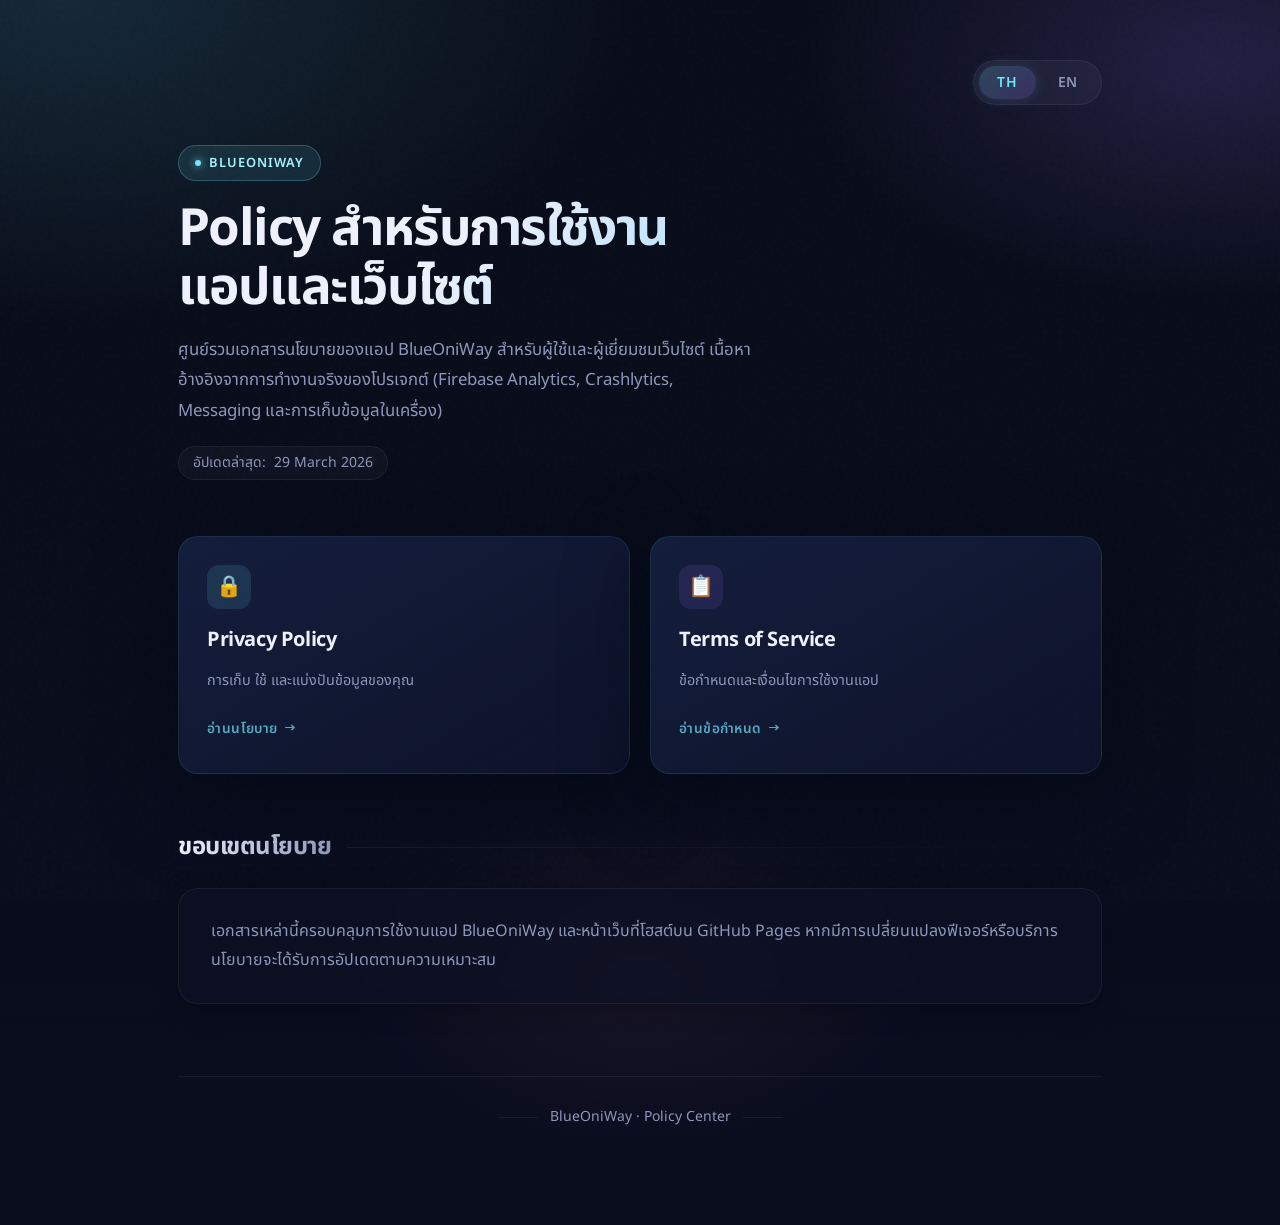
<file: index.html>
<!doctype html>
<html lang="th">
  <head>
    <meta charset="utf-8" />
    <meta name="viewport" content="width=device-width, initial-scale=1" />
    <title>BlueOniWay | Policy</title>
    <link rel="preconnect" href="https://fonts.googleapis.com" />
    <link rel="preconnect" href="https://fonts.gstatic.com" crossorigin />
    <link href="https://fonts.googleapis.com/css2?family=IBM+Plex+Sans+Thai:wght@300;400;600;700&display=swap" rel="stylesheet" />
    <link rel="stylesheet" href="style.css" />
  </head>
  <body>
    <main class="container">

      <!-- Lang switcher -->
      <div class="lang-bar">
        <div class="lang-switch">
          <button class="lang-btn active" id="btn-th" onclick="setLang('th')">TH</button>
          <button class="lang-btn" id="btn-en" onclick="setLang('en')">EN</button>
        </div>
      </div>

      <!-- Hero -->
      <div class="hero">
        <div class="hero-eyebrow">
          <span class="badge"><span class="badge-dot"></span>BlueOniWay</span>
        </div>

        <h1 data-lang="th" class="visible">Policy สำหรับการใช้งาน<br>แอปและเว็บไซต์</h1>
        <h1 data-lang="en">App &amp; Website<br>Policy Center</h1>

        <p data-lang="th" class="visible">
          ศูนย์รวมเอกสารนโยบายของแอป BlueOniWay สำหรับผู้ใช้และผู้เยี่ยมชมเว็บไซต์
          เนื้อหาอ้างอิงจากการทำงานจริงของโปรเจกต์ (Firebase Analytics, Crashlytics, Messaging และการเก็บข้อมูลในเครื่อง)
        </p>
        <p data-lang="en">
          Central repository of policy documents for the BlueOniWay app and related web pages.
          Covers Firebase Analytics, Crashlytics, Cloud Messaging, and on-device data storage.
        </p>

        <div class="meta">
          <span data-lang="th" class="visible">อัปเดตล่าสุด:</span>
          <span data-lang="en">Last updated:</span>
          29 March 2026
        </div>
      </div>

      <!-- Cards -->
      <div class="card-grid">
        <a class="card" href="privacy.html">
          <div class="card-icon cyan">🔒</div>
          <h3 data-lang="th" class="visible">Privacy Policy</h3>
          <h3 data-lang="en">Privacy Policy</h3>
          <p data-lang="th" class="visible">การเก็บ ใช้ และแบ่งปันข้อมูลของคุณ</p>
          <p data-lang="en">How we collect, use, and share your data</p>
          <div class="card-arrow">
            <span data-lang="th" class="visible">อ่านนโยบาย</span>
            <span data-lang="en">Read policy</span>
            →
          </div>
        </a>
        <a class="card" href="terms.html">
          <div class="card-icon purple">📋</div>
          <h3 data-lang="th" class="visible">Terms of Service</h3>
          <h3 data-lang="en">Terms of Service</h3>
          <p data-lang="th" class="visible">ข้อกำหนดและเงื่อนไขการใช้งานแอป</p>
          <p data-lang="en">Terms and conditions for using the app</p>
          <div class="card-arrow">
            <span data-lang="th" class="visible">อ่านข้อกำหนด</span>
            <span data-lang="en">Read terms</span>
            →
          </div>
        </a>
      </div>

      <!-- Scope section -->
      <div class="section-header">
        <h2 data-lang="th" class="visible">ขอบเขตนโยบาย</h2>
        <h2 data-lang="en">Policy Scope</h2>
        <div class="section-divider"></div>
      </div>

      <div class="section-group">
        <div class="section">
          <p data-lang="th" class="visible">
            เอกสารเหล่านี้ครอบคลุมการใช้งานแอป BlueOniWay และหน้าเว็บที่โฮสต์บน GitHub Pages
            หากมีการเปลี่ยนแปลงฟีเจอร์หรือบริการ นโยบายจะได้รับการอัปเดตตามความเหมาะสม
          </p>
          <p data-lang="en">
            These documents cover the BlueOniWay mobile app and the policy pages hosted on GitHub Pages.
            We update the policies whenever features or services change.
          </p>
        </div>
      </div>

      <div class="footer">BlueOniWay · Policy Center</div>
    </main>

    <script>
      function setLang(lang) {
        document.querySelectorAll('[data-lang]').forEach(el => {
          el.classList.toggle('visible', el.dataset.lang === lang);
        });
        document.getElementById('btn-th').classList.toggle('active', lang === 'th');
        document.getElementById('btn-en').classList.toggle('active', lang === 'en');
        document.documentElement.lang = lang;
        localStorage.setItem('rpd-lang', lang);
      }

      // Restore saved preference
      const saved = localStorage.getItem('rpd-lang');
      if (saved && saved !== 'th') setLang(saved);
    </script>
  </body>
</html>
</file>
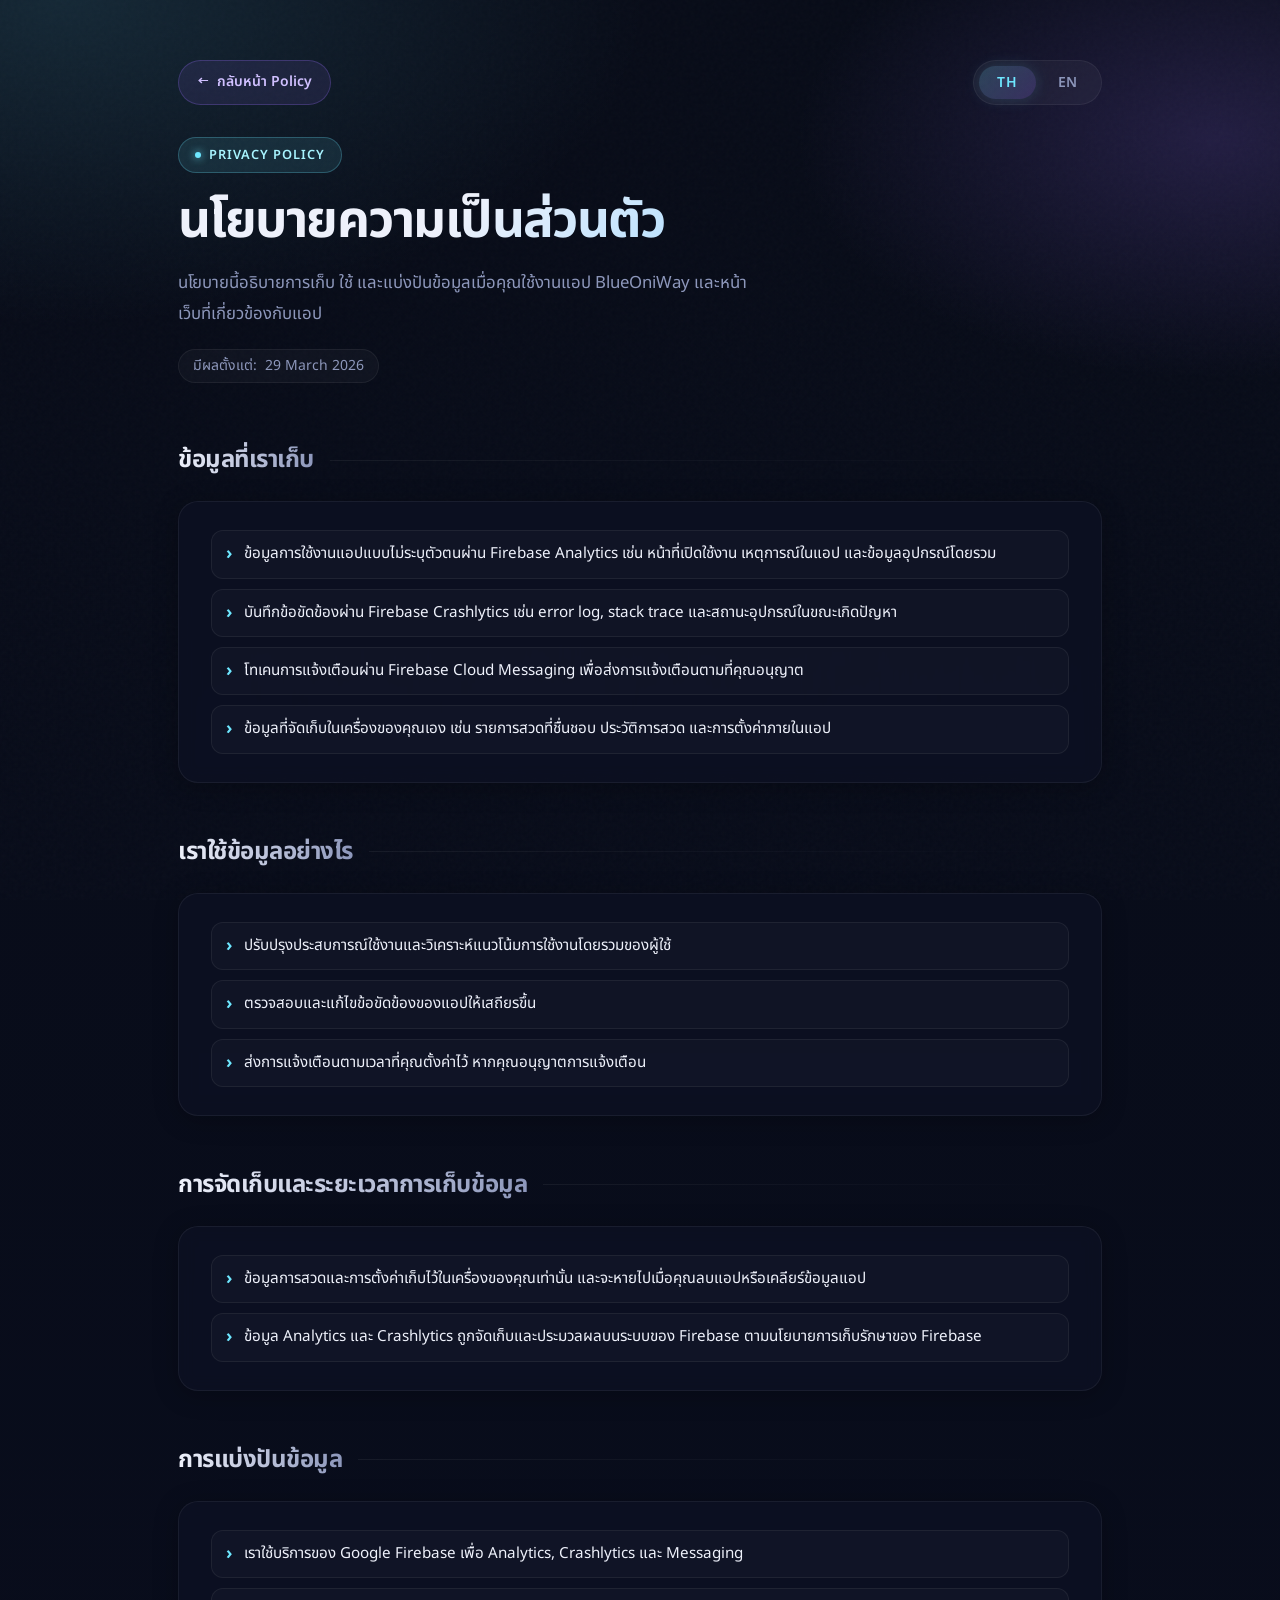
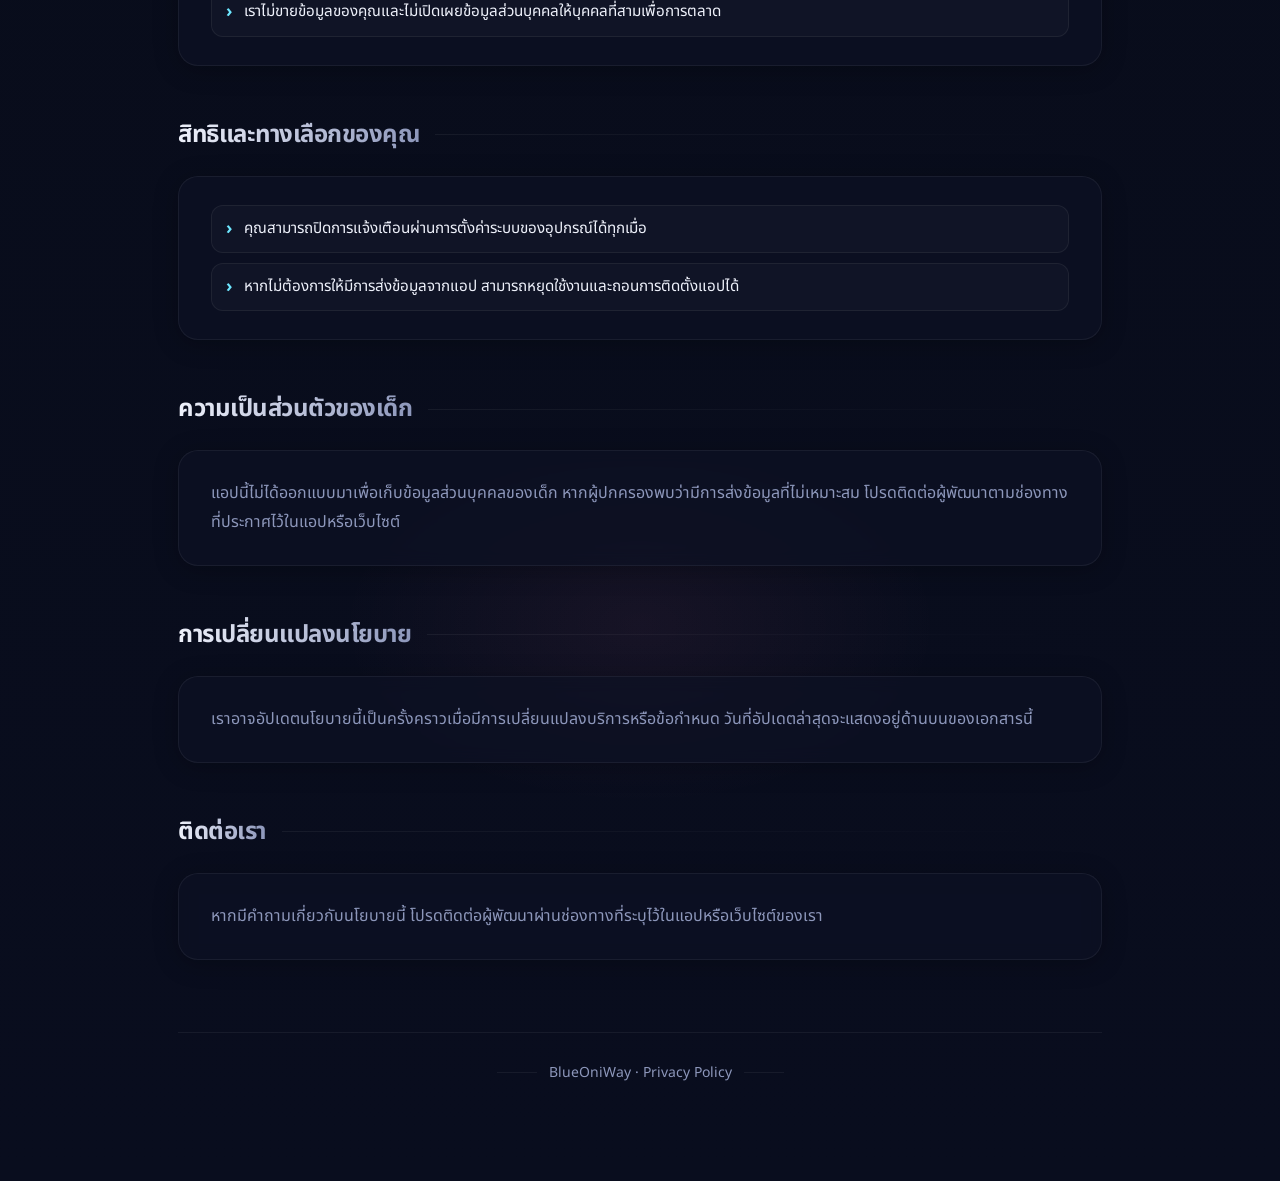
<file: privacy.html>
<!doctype html>
<html lang="th">
  <head>
    <meta charset="utf-8" />
    <meta name="viewport" content="width=device-width, initial-scale=1" />
    <title>BlueOniWay | Privacy Policy</title>
    <link rel="preconnect" href="https://fonts.googleapis.com" />
    <link rel="preconnect" href="https://fonts.gstatic.com" crossorigin />
    <link href="https://fonts.googleapis.com/css2?family=IBM+Plex+Sans+Thai:wght@300;400;600;700&display=swap" rel="stylesheet" />
    <link rel="stylesheet" href="style.css" />
  </head>
  <body>
    <main class="container">

      <div class="page-nav" style="display:flex; align-items:center; justify-content:space-between; flex-wrap:wrap; gap:12px; margin-bottom:32px;">
        <a class="top-link" href="index.html">← <span data-lang="th" class="visible">กลับหน้า Policy</span><span data-lang="en">Back to Policy</span></a>
        <div class="lang-switch">
          <button class="lang-btn active" id="btn-th" onclick="setLang('th')">TH</button>
          <button class="lang-btn" id="btn-en" onclick="setLang('en')">EN</button>
        </div>
      </div>

      <div class="hero">
        <div class="hero-eyebrow">
          <span class="badge"><span class="badge-dot"></span>Privacy Policy</span>
        </div>
        <h1 data-lang="th" class="visible">นโยบายความเป็นส่วนตัว</h1>
        <h1 data-lang="en">Privacy Policy</h1>
        <p data-lang="th" class="visible">นโยบายนี้อธิบายการเก็บ ใช้ และแบ่งปันข้อมูลเมื่อคุณใช้งานแอป BlueOniWay และหน้าเว็บที่เกี่ยวข้องกับแอป</p>
        <p data-lang="en">This policy explains how we collect, use, and share information when you use the BlueOniWay app and its related web pages.</p>
        <div class="meta">
          <span data-lang="th" class="visible">มีผลตั้งแต่:</span>
          <span data-lang="en">Effective:</span>
          29 March 2026
        </div>
      </div>

      <!-- TH sections -->
      <div data-lang="th" class="visible">
        <div class="section-header"><h2>ข้อมูลที่เราเก็บ</h2><div class="section-divider"></div></div>
        <div class="section-group">
          <div class="section">
            <ul>
              <li>ข้อมูลการใช้งานแอปแบบไม่ระบุตัวตนผ่าน Firebase Analytics เช่น หน้าที่เปิดใช้งาน เหตุการณ์ในแอป และข้อมูลอุปกรณ์โดยรวม</li>
              <li>บันทึกข้อขัดข้องผ่าน Firebase Crashlytics เช่น error log, stack trace และสถานะอุปกรณ์ในขณะเกิดปัญหา</li>
              <li>โทเคนการแจ้งเตือนผ่าน Firebase Cloud Messaging เพื่อส่งการแจ้งเตือนตามที่คุณอนุญาต</li>
              <li>ข้อมูลที่จัดเก็บในเครื่องของคุณเอง เช่น รายการสวดที่ชื่นชอบ ประวัติการสวด และการตั้งค่าภายในแอป</li>
            </ul>
          </div>
        </div>

        <div class="section-header"><h2>เราใช้ข้อมูลอย่างไร</h2><div class="section-divider"></div></div>
        <div class="section-group">
          <div class="section">
            <ul>
              <li>ปรับปรุงประสบการณ์ใช้งานและวิเคราะห์แนวโน้มการใช้งานโดยรวมของผู้ใช้</li>
              <li>ตรวจสอบและแก้ไขข้อขัดข้องของแอปให้เสถียรขึ้น</li>
              <li>ส่งการแจ้งเตือนตามเวลาที่คุณตั้งค่าไว้ หากคุณอนุญาตการแจ้งเตือน</li>
            </ul>
          </div>
        </div>

        <div class="section-header"><h2>การจัดเก็บและระยะเวลาการเก็บข้อมูล</h2><div class="section-divider"></div></div>
        <div class="section-group">
          <div class="section">
            <ul>
              <li>ข้อมูลการสวดและการตั้งค่าเก็บไว้ในเครื่องของคุณเท่านั้น และจะหายไปเมื่อคุณลบแอปหรือเคลียร์ข้อมูลแอป</li>
              <li>ข้อมูล Analytics และ Crashlytics ถูกจัดเก็บและประมวลผลบนระบบของ Firebase ตามนโยบายการเก็บรักษาของ Firebase</li>
            </ul>
          </div>
        </div>

        <div class="section-header"><h2>การแบ่งปันข้อมูล</h2><div class="section-divider"></div></div>
        <div class="section-group">
          <div class="section">
            <ul>
              <li>เราใช้บริการของ Google Firebase เพื่อ Analytics, Crashlytics และ Messaging</li>
              <li>เราไม่ขายข้อมูลของคุณและไม่เปิดเผยข้อมูลส่วนบุคคลให้บุคคลที่สามเพื่อการตลาด</li>
            </ul>
          </div>
        </div>

        <div class="section-header"><h2>สิทธิและทางเลือกของคุณ</h2><div class="section-divider"></div></div>
        <div class="section-group">
          <div class="section">
            <ul>
              <li>คุณสามารถปิดการแจ้งเตือนผ่านการตั้งค่าระบบของอุปกรณ์ได้ทุกเมื่อ</li>
              <li>หากไม่ต้องการให้มีการส่งข้อมูลจากแอป สามารถหยุดใช้งานและถอนการติดตั้งแอปได้</li>
            </ul>
          </div>
        </div>

        <div class="section-header"><h2>ความเป็นส่วนตัวของเด็ก</h2><div class="section-divider"></div></div>
        <div class="section-group">
          <div class="section">
            <p>แอปนี้ไม่ได้ออกแบบมาเพื่อเก็บข้อมูลส่วนบุคคลของเด็ก หากผู้ปกครองพบว่ามีการส่งข้อมูลที่ไม่เหมาะสม โปรดติดต่อผู้พัฒนาตามช่องทางที่ประกาศไว้ในแอปหรือเว็บไซต์</p>
          </div>
        </div>

        <div class="section-header"><h2>การเปลี่ยนแปลงนโยบาย</h2><div class="section-divider"></div></div>
        <div class="section-group">
          <div class="section">
            <p>เราอาจอัปเดตนโยบายนี้เป็นครั้งคราวเมื่อมีการเปลี่ยนแปลงบริการหรือข้อกำหนด วันที่อัปเดตล่าสุดจะแสดงอยู่ด้านบนของเอกสารนี้</p>
          </div>
        </div>

        <div class="section-header"><h2>ติดต่อเรา</h2><div class="section-divider"></div></div>
        <div class="section-group">
          <div class="section">
            <p>หากมีคำถามเกี่ยวกับนโยบายนี้ โปรดติดต่อผู้พัฒนาผ่านช่องทางที่ระบุไว้ในแอปหรือเว็บไซต์ของเรา</p>
          </div>
        </div>
      </div>

      <!-- EN sections -->
      <div data-lang="en">
        <div class="section-header"><h2>Data We Collect</h2><div class="section-divider"></div></div>
        <div class="section-group">
          <div class="section">
            <ul>
              <li>Anonymous app usage data via Firebase Analytics such as screens viewed, in-app events, and general device info</li>
              <li>Crash reports via Firebase Crashlytics including error logs, stack traces, and device state at the time of a crash</li>
              <li>Notification tokens via Firebase Cloud Messaging to deliver notifications you allow</li>
              <li>Local-only data stored on your device such as favorite prayers, practice history, and in-app settings</li>
            </ul>
          </div>
        </div>

        <div class="section-header"><h2>How We Use Data</h2><div class="section-divider"></div></div>
        <div class="section-group">
          <div class="section">
            <ul>
              <li>Improve the app experience and analyze overall usage trends</li>
              <li>Detect and fix stability issues</li>
              <li>Send scheduled notifications when you have enabled notifications</li>
            </ul>
          </div>
        </div>

        <div class="section-header"><h2>Storage and Retention</h2><div class="section-divider"></div></div>
        <div class="section-group">
          <div class="section">
            <ul>
              <li>Prayer content, favorites, history, and settings remain on your device and are removed if you uninstall the app</li>
              <li>Analytics and crash data are processed and stored by Firebase under their retention policies</li>
            </ul>
          </div>
        </div>

        <div class="section-header"><h2>Sharing of Data</h2><div class="section-divider"></div></div>
        <div class="section-group">
          <div class="section">
            <ul>
              <li>We use Google Firebase services for Analytics, Crashlytics, and Messaging</li>
              <li>We do not sell your data or share personal information for marketing purposes</li>
            </ul>
          </div>
        </div>

        <div class="section-header"><h2>Your Choices</h2><div class="section-divider"></div></div>
        <div class="section-group">
          <div class="section">
            <ul>
              <li>You can disable notifications at any time in your device settings</li>
              <li>You may stop using the app and uninstall it if you do not want any data transmitted</li>
            </ul>
          </div>
        </div>

        <div class="section-header"><h2>Children's Privacy</h2><div class="section-divider"></div></div>
        <div class="section-group">
          <div class="section">
            <p>The app is not designed to collect personal data from children. If you believe a child has sent personal data, please contact the developer through the channels listed in the app or website.</p>
          </div>
        </div>

        <div class="section-header"><h2>Policy Updates</h2><div class="section-divider"></div></div>
        <div class="section-group">
          <div class="section">
            <p>We may update this policy from time to time when services or requirements change. The latest update date appears at the top of this page.</p>
          </div>
        </div>

        <div class="section-header"><h2>Contact</h2><div class="section-divider"></div></div>
        <div class="section-group">
          <div class="section">
            <p>If you have any questions about this policy, please contact the developer via the channels provided in the app or website.</p>
          </div>
        </div>
      </div>

      <div class="footer">BlueOniWay · Privacy Policy</div>
    </main>

    <script>
      function setLang(lang) {
        document.querySelectorAll('[data-lang]').forEach(el => {
          el.classList.toggle('visible', el.dataset.lang === lang);
        });
        document.getElementById('btn-th').classList.toggle('active', lang === 'th');
        document.getElementById('btn-en').classList.toggle('active', lang === 'en');
        document.documentElement.lang = lang;
        localStorage.setItem('rpd-lang', lang);
      }
      const saved = localStorage.getItem('rpd-lang');
      if (saved && saved !== 'th') setLang(saved);
    </script>
  </body>
</html>
</file>
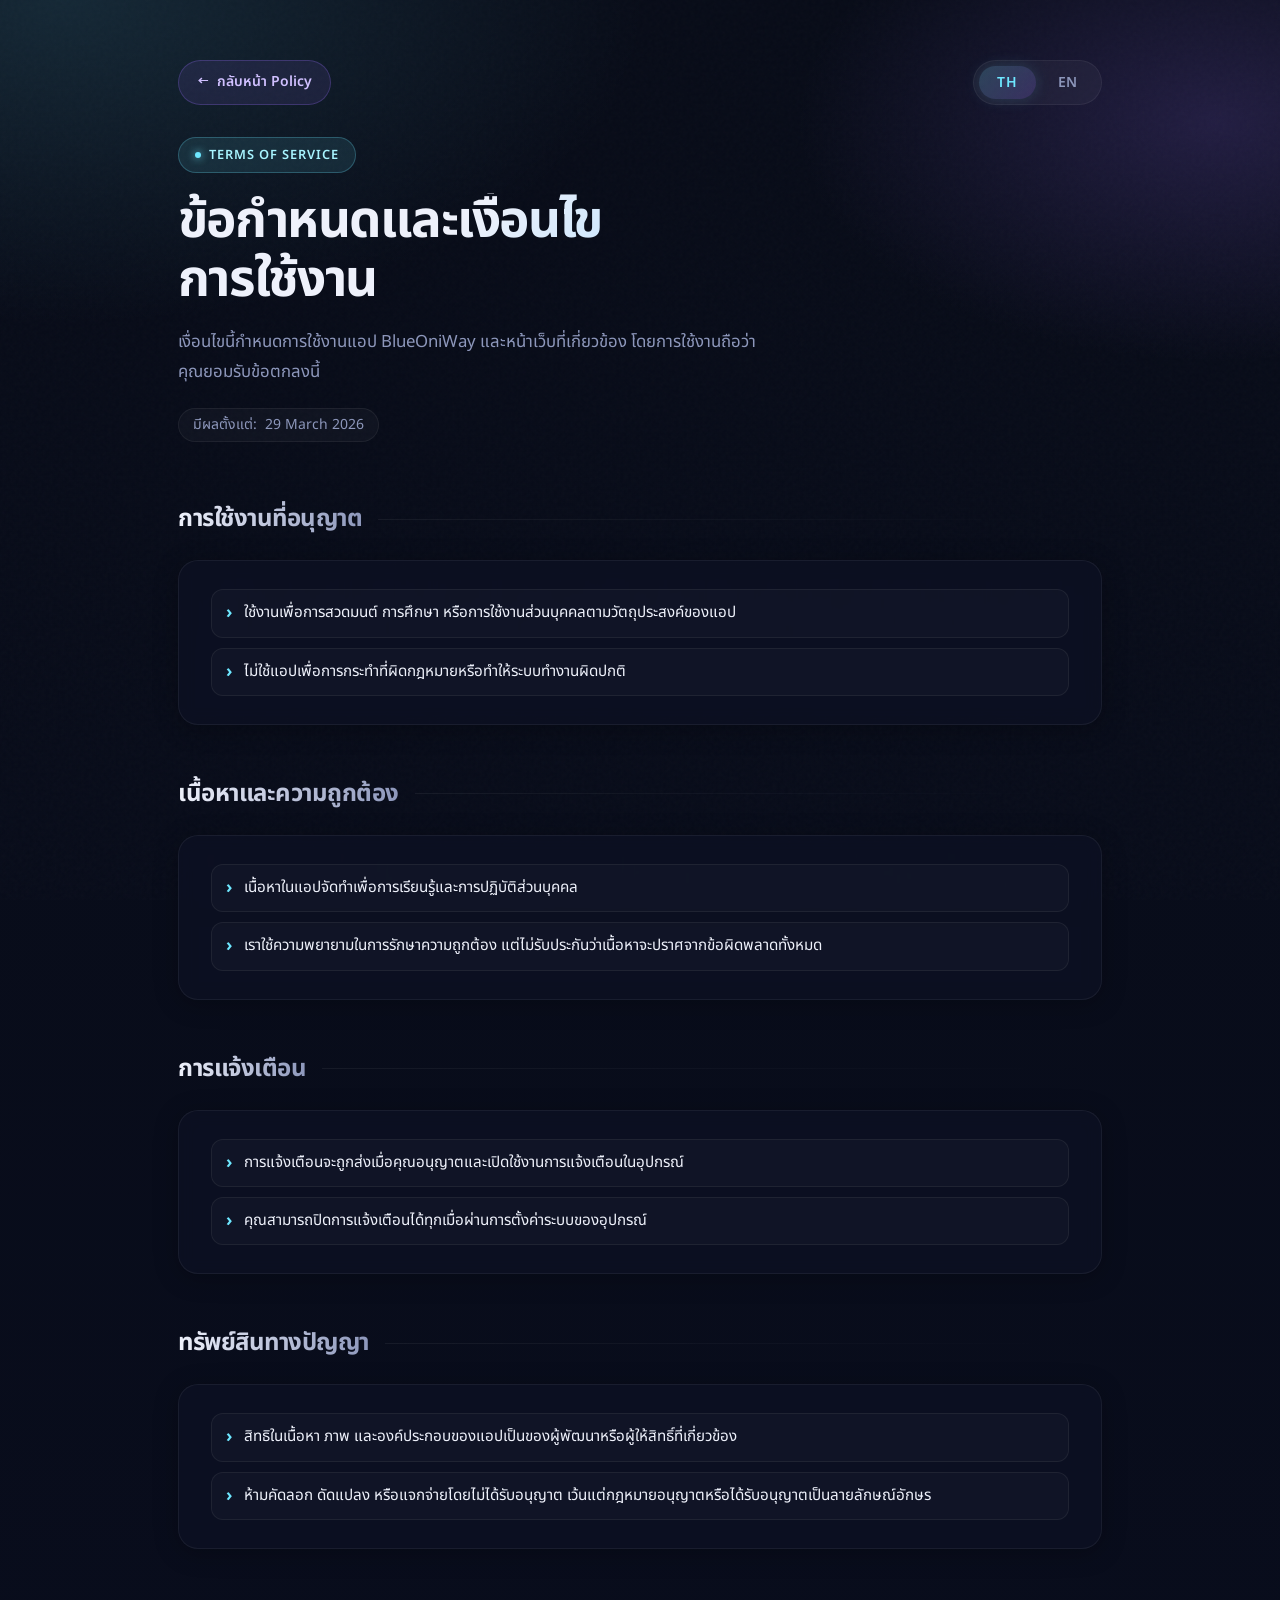
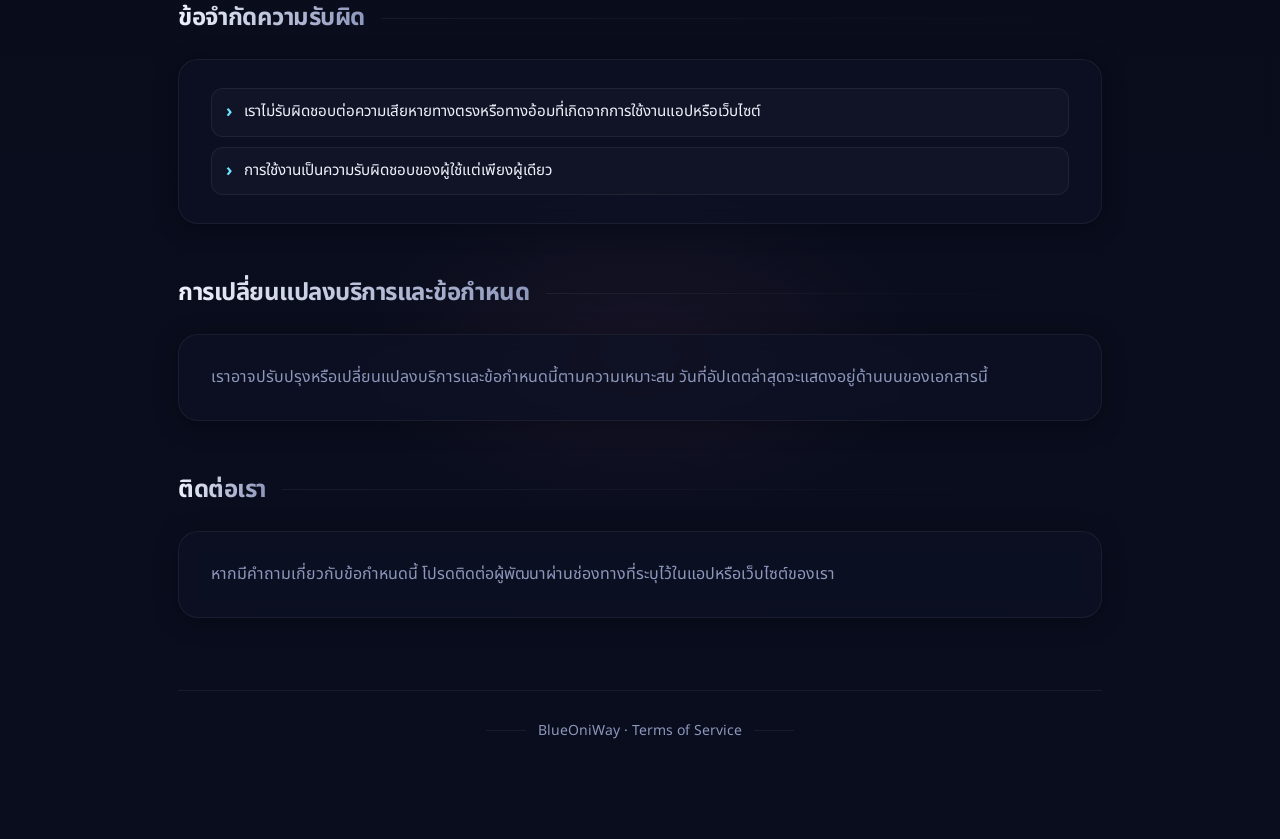
<file: terms.html>
<!doctype html>
<html lang="th">
  <head>
    <meta charset="utf-8" />
    <meta name="viewport" content="width=device-width, initial-scale=1" />
    <title>BlueOniWay | Terms of Service</title>
    <link rel="preconnect" href="https://fonts.googleapis.com" />
    <link rel="preconnect" href="https://fonts.gstatic.com" crossorigin />
    <link href="https://fonts.googleapis.com/css2?family=IBM+Plex+Sans+Thai:wght@300;400;600;700&display=swap" rel="stylesheet" />
    <link rel="stylesheet" href="style.css" />
  </head>
  <body>
    <main class="container">

      <div class="page-nav" style="display:flex; align-items:center; justify-content:space-between; flex-wrap:wrap; gap:12px; margin-bottom:32px;">
        <a class="top-link" href="index.html">← <span data-lang="th" class="visible">กลับหน้า Policy</span><span data-lang="en">Back to Policy</span></a>
        <div class="lang-switch">
          <button class="lang-btn active" id="btn-th" onclick="setLang('th')">TH</button>
          <button class="lang-btn" id="btn-en" onclick="setLang('en')">EN</button>
        </div>
      </div>

      <div class="hero">
        <div class="hero-eyebrow">
          <span class="badge"><span class="badge-dot"></span>Terms of Service</span>
        </div>
        <h1 data-lang="th" class="visible">ข้อกำหนดและเงื่อนไข<br>การใช้งาน</h1>
        <h1 data-lang="en">Terms of Service</h1>
        <p data-lang="th" class="visible">เงื่อนไขนี้กำหนดการใช้งานแอป BlueOniWay และหน้าเว็บที่เกี่ยวข้อง โดยการใช้งานถือว่าคุณยอมรับข้อตกลงนี้</p>
        <p data-lang="en">These terms govern your use of the BlueOniWay app and related web pages. By using the app you accept these terms.</p>
        <div class="meta">
          <span data-lang="th" class="visible">มีผลตั้งแต่:</span>
          <span data-lang="en">Effective:</span>
          29 March 2026
        </div>
      </div>

      <!-- TH -->
      <div data-lang="th" class="visible">
        <div class="section-header"><h2>การใช้งานที่อนุญาต</h2><div class="section-divider"></div></div>
        <div class="section-group">
          <div class="section">
            <ul>
              <li>ใช้งานเพื่อการสวดมนต์ การศึกษา หรือการใช้งานส่วนบุคคลตามวัตถุประสงค์ของแอป</li>
              <li>ไม่ใช้แอปเพื่อการกระทำที่ผิดกฎหมายหรือทำให้ระบบทำงานผิดปกติ</li>
            </ul>
          </div>
        </div>

        <div class="section-header"><h2>เนื้อหาและความถูกต้อง</h2><div class="section-divider"></div></div>
        <div class="section-group">
          <div class="section">
            <ul>
              <li>เนื้อหาในแอปจัดทำเพื่อการเรียนรู้และการปฏิบัติส่วนบุคคล</li>
              <li>เราใช้ความพยายามในการรักษาความถูกต้อง แต่ไม่รับประกันว่าเนื้อหาจะปราศจากข้อผิดพลาดทั้งหมด</li>
            </ul>
          </div>
        </div>

        <div class="section-header"><h2>การแจ้งเตือน</h2><div class="section-divider"></div></div>
        <div class="section-group">
          <div class="section">
            <ul>
              <li>การแจ้งเตือนจะถูกส่งเมื่อคุณอนุญาตและเปิดใช้งานการแจ้งเตือนในอุปกรณ์</li>
              <li>คุณสามารถปิดการแจ้งเตือนได้ทุกเมื่อผ่านการตั้งค่าระบบของอุปกรณ์</li>
            </ul>
          </div>
        </div>

        <div class="section-header"><h2>ทรัพย์สินทางปัญญา</h2><div class="section-divider"></div></div>
        <div class="section-group">
          <div class="section">
            <ul>
              <li>สิทธิในเนื้อหา ภาพ และองค์ประกอบของแอปเป็นของผู้พัฒนาหรือผู้ให้สิทธิ์ที่เกี่ยวข้อง</li>
              <li>ห้ามคัดลอก ดัดแปลง หรือแจกจ่ายโดยไม่ได้รับอนุญาต เว้นแต่กฎหมายอนุญาตหรือได้รับอนุญาตเป็นลายลักษณ์อักษร</li>
            </ul>
          </div>
        </div>

        <div class="section-header"><h2>ข้อจำกัดความรับผิด</h2><div class="section-divider"></div></div>
        <div class="section-group">
          <div class="section">
            <ul>
              <li>เราไม่รับผิดชอบต่อความเสียหายทางตรงหรือทางอ้อมที่เกิดจากการใช้งานแอปหรือเว็บไซต์</li>
              <li>การใช้งานเป็นความรับผิดชอบของผู้ใช้แต่เพียงผู้เดียว</li>
            </ul>
          </div>
        </div>

        <div class="section-header"><h2>การเปลี่ยนแปลงบริการและข้อกำหนด</h2><div class="section-divider"></div></div>
        <div class="section-group">
          <div class="section">
            <p>เราอาจปรับปรุงหรือเปลี่ยนแปลงบริการและข้อกำหนดนี้ตามความเหมาะสม วันที่อัปเดตล่าสุดจะแสดงอยู่ด้านบนของเอกสารนี้</p>
          </div>
        </div>

        <div class="section-header"><h2>ติดต่อเรา</h2><div class="section-divider"></div></div>
        <div class="section-group">
          <div class="section">
            <p>หากมีคำถามเกี่ยวกับข้อกำหนดนี้ โปรดติดต่อผู้พัฒนาผ่านช่องทางที่ระบุไว้ในแอปหรือเว็บไซต์ของเรา</p>
          </div>
        </div>
      </div>

      <!-- EN -->
      <div data-lang="en">
        <div class="section-header"><h2>Permitted Use</h2><div class="section-divider"></div></div>
        <div class="section-group">
          <div class="section">
            <ul>
              <li>Use the app for prayer, study, or personal practice consistent with the app's purpose</li>
              <li>Do not use the app for illegal activity or to disrupt services</li>
            </ul>
          </div>
        </div>

        <div class="section-header"><h2>Content Accuracy</h2><div class="section-divider"></div></div>
        <div class="section-group">
          <div class="section">
            <ul>
              <li>Content is provided for learning and personal practice</li>
              <li>We strive for accuracy but do not guarantee the content is error-free</li>
            </ul>
          </div>
        </div>

        <div class="section-header"><h2>Notifications</h2><div class="section-divider"></div></div>
        <div class="section-group">
          <div class="section">
            <ul>
              <li>Notifications are sent only when you enable them on your device</li>
              <li>You may disable notifications at any time in your device settings</li>
            </ul>
          </div>
        </div>

        <div class="section-header"><h2>Intellectual Property</h2><div class="section-divider"></div></div>
        <div class="section-group">
          <div class="section">
            <ul>
              <li>All rights to app content, images, and materials belong to the developer or licensed owners</li>
              <li>Do not copy, modify, or distribute without permission unless permitted by law</li>
            </ul>
          </div>
        </div>

        <div class="section-header"><h2>Limitation of Liability</h2><div class="section-divider"></div></div>
        <div class="section-group">
          <div class="section">
            <ul>
              <li>We are not liable for direct or indirect damages arising from the use of the app or website</li>
              <li>Use of the app is at your own risk and responsibility</li>
            </ul>
          </div>
        </div>

        <div class="section-header"><h2>Changes to Services and Terms</h2><div class="section-divider"></div></div>
        <div class="section-group">
          <div class="section">
            <p>We may modify services or these terms as appropriate. The latest update date appears at the top of this page.</p>
          </div>
        </div>

        <div class="section-header"><h2>Contact</h2><div class="section-divider"></div></div>
        <div class="section-group">
          <div class="section">
            <p>If you have any questions about these terms, please contact the developer via the channels provided in the app or website.</p>
          </div>
        </div>
      </div>

      <div class="footer">BlueOniWay · Terms of Service</div>
    </main>

    <script>
      function setLang(lang) {
        document.querySelectorAll('[data-lang]').forEach(el => {
          el.classList.toggle('visible', el.dataset.lang === lang);
        });
        document.getElementById('btn-th').classList.toggle('active', lang === 'th');
        document.getElementById('btn-en').classList.toggle('active', lang === 'en');
        document.documentElement.lang = lang;
        localStorage.setItem('rpd-lang', lang);
      }
      const saved = localStorage.getItem('rpd-lang');
      if (saved && saved !== 'th') setLang(saved);
    </script>
  </body>
</html>
</file>
<file: style.css>
@font-face {
  font-family: 'Noto Sans Thai';
  font-style: normal;
  font-weight: 300;
  font-display: swap;
  src: url('fonts/NotoSansThai-300.ttf') format('truetype');
}
@font-face {
  font-family: 'Noto Sans Thai';
  font-style: normal;
  font-weight: 400;
  font-display: swap;
  src: url('fonts/NotoSansThai-400.ttf') format('truetype');
}
@font-face {
  font-family: 'Noto Sans Thai';
  font-style: normal;
  font-weight: 600;
  font-display: swap;
  src: url('fonts/NotoSansThai-600.ttf') format('truetype');
}
@font-face {
  font-family: 'Noto Sans Thai';
  font-style: normal;
  font-weight: 700;
  font-display: swap;
  src: url('fonts/NotoSansThai-700.ttf') format('truetype');
}

:root {
  --bg: #080c18;
  --bg-alt: #0d1224;
  --surface: #111829;
  --surface-2: #162040;
  --text: #eef1fb;
  --muted: #8d97bb;
  --accent: #6ee7ff;
  --accent-2: #9b6fff;
  --accent-3: #ff7eb6;
  --border: rgba(110, 231, 255, 0.1);
  --border-soft: rgba(255,255,255,0.06);
  --glow-cyan: rgba(110, 231, 255, 0.18);
  --glow-purple: rgba(139, 92, 246, 0.22);
  --shadow: 0 24px 80px rgba(2, 6, 20, 0.6);
  --radius: 20px;
  --radius-sm: 12px;
}

*, *::before, *::after { box-sizing: border-box; margin: 0; padding: 0; }

html { scroll-behavior: smooth; }

body {
  font-family: 'Noto Sans Thai', 'IBM Plex Sans Thai', 'IBM Plex Sans', 'Leelawadee UI', 'Tahoma', sans-serif;
  color: var(--text);
  background-color: var(--bg);
  background-image:
    radial-gradient(ellipse 900px 500px at 5% 0%, rgba(110,231,255,0.13) 0%, transparent 65%),
    radial-gradient(ellipse 700px 400px at 95% 5%, rgba(155,111,255,0.18) 0%, transparent 60%),
    radial-gradient(ellipse 500px 300px at 50% 80%, rgba(255,126,182,0.06) 0%, transparent 60%),
    linear-gradient(180deg, #080c18 0%, #090d1e 100%);
  min-height: 100vh;
  line-height: 1.75;
}

/* Noise overlay */
body::before {
  content: '';
  position: fixed;
  inset: 0;
  background-image: url("data:image/svg+xml,%3Csvg viewBox='0 0 256 256' xmlns='http://www.w3.org/2000/svg'%3E%3Cfilter id='n'%3E%3CfeTurbulence type='fractalNoise' baseFrequency='0.9' numOctaves='4' stitchTiles='stitch'/%3E%3C/filter%3E%3Crect width='100%25' height='100%25' filter='url(%23n)' opacity='1'/%3E%3C/svg%3E");
  opacity: 0.022;
  pointer-events: none;
  z-index: 0;
}

a { color: var(--accent); text-decoration: none; transition: color 0.2s; }
a:hover { color: #c2f5ff; }

.container {
  position: relative;
  z-index: 1;
  max-width: 980px;
  margin: 0 auto;
  padding: 60px 28px 96px;
}

/* ── Lang switcher ── */
.lang-bar {
  display: flex;
  justify-content: flex-end;
  margin-bottom: 40px;
}

.lang-switch {
  display: flex;
  gap: 4px;
  padding: 5px;
  background: rgba(255,255,255,0.04);
  border: 1px solid var(--border-soft);
  border-radius: 999px;
}

.lang-btn {
  padding: 6px 18px;
  border-radius: 999px;
  border: none;
  background: transparent;
  color: var(--muted);
  font-family: inherit;
  font-size: 0.875rem;
  font-weight: 600;
  letter-spacing: 0.05em;
  cursor: pointer;
  transition: all 0.25s;
}

.lang-btn.active {
  background: linear-gradient(135deg, rgba(110,231,255,0.2), rgba(155,111,255,0.2));
  color: var(--accent);
  box-shadow: 0 0 16px rgba(110,231,255,0.15);
}

.lang-btn:hover:not(.active) { color: var(--text); }

/* ── Hero ── */
.hero {
  margin-bottom: 56px;
  animation: fadeUp 0.7s ease both;
}

.hero-eyebrow {
  display: inline-flex;
  align-items: center;
  gap: 10px;
  margin-bottom: 20px;
}

.badge {
  display: inline-flex;
  align-items: center;
  gap: 8px;
  padding: 6px 16px;
  border-radius: 999px;
  background: rgba(110,231,255,0.1);
  border: 1px solid rgba(110,231,255,0.25);
  color: #a8f4ff;
  font-weight: 600;
  font-size: 0.8rem;
  letter-spacing: 0.08em;
  text-transform: uppercase;
}

.badge-dot {
  width: 6px;
  height: 6px;
  border-radius: 50%;
  background: var(--accent);
  box-shadow: 0 0 8px var(--accent);
  animation: pulse 2s infinite;
}

@keyframes pulse {
  0%, 100% { opacity: 1; transform: scale(1); }
  50% { opacity: 0.5; transform: scale(0.7); }
}

.hero h1 {
  font-size: clamp(2.4rem, 4vw, 3.5rem);
  font-weight: 700;
  letter-spacing: -0.03em;
  line-height: 1.15;
  margin-bottom: 16px;
  background: linear-gradient(135deg, #eef1fb 30%, #9dd8ff 70%, #c2a8ff 100%);
  -webkit-background-clip: text;
  -webkit-text-fill-color: transparent;
  background-clip: text;
}

.hero p {
  color: var(--muted);
  max-width: 58ch;
  font-size: 1.05rem;
  line-height: 1.8;
  margin-bottom: 20px;
}

.meta {
  display: inline-flex;
  align-items: center;
  gap: 8px;
  color: var(--muted);
  font-size: 0.875rem;
  padding: 4px 14px;
  border: 1px solid var(--border-soft);
  border-radius: 999px;
  background: rgba(255,255,255,0.03);
}

/* ── Card grid ── */
.card-grid {
  display: grid;
  grid-template-columns: repeat(auto-fit, minmax(260px, 1fr));
  gap: 20px;
  margin-bottom: 52px;
}

.card {
  position: relative;
  padding: 28px 28px 32px;
  border-radius: var(--radius);
  background: linear-gradient(150deg, rgba(22,32,64,0.9), rgba(14,20,44,0.85));
  border: 1px solid var(--border);
  box-shadow: var(--shadow);
  display: flex;
  flex-direction: column;
  gap: 10px;
  overflow: hidden;
  transition: transform 0.3s ease, box-shadow 0.3s ease, border-color 0.3s;
  animation: fadeUp 0.7s ease both;
}

.card::before {
  content: '';
  position: absolute;
  top: 0; left: 0; right: 0;
  height: 1px;
  background: linear-gradient(90deg, transparent, rgba(110,231,255,0.5), transparent);
  opacity: 0;
  transition: opacity 0.3s;
}

.card:hover { transform: translateY(-4px); box-shadow: 0 32px 80px rgba(2,6,20,0.7), 0 0 30px rgba(110,231,255,0.08); border-color: rgba(110,231,255,0.25); }
.card:hover::before { opacity: 1; }

.card-icon {
  width: 44px;
  height: 44px;
  border-radius: 12px;
  display: flex;
  align-items: center;
  justify-content: center;
  font-size: 1.3rem;
  margin-bottom: 4px;
}

.card-icon.cyan { background: rgba(110,231,255,0.12); }
.card-icon.purple { background: rgba(155,111,255,0.12); }

.card h3 {
  font-size: 1.25rem;
  font-weight: 700;
  letter-spacing: -0.02em;
  color: var(--text);
}

.card p {
  color: var(--muted);
  font-size: 0.9rem;
  margin: 0;
}

.card-arrow {
  margin-top: auto;
  padding-top: 14px;
  color: var(--accent);
  font-size: 0.85rem;
  font-weight: 600;
  letter-spacing: 0.03em;
  display: flex;
  align-items: center;
  gap: 6px;
  opacity: 0.7;
  transition: opacity 0.2s, gap 0.2s;
}

.card:hover .card-arrow { opacity: 1; gap: 10px; }

/* ── Sections ── */
.section-group {
  display: flex;
  flex-direction: column;
  gap: 16px;
  margin-bottom: 20px;
}

.section {
  padding: 28px 32px;
  border-radius: var(--radius);
  background: rgba(13,18,36,0.7);
  border: 1px solid var(--border-soft);
  box-shadow: 0 4px 24px rgba(0,0,0,0.25);
  animation: fadeUp 0.6s ease both;
  backdrop-filter: blur(8px);
  transition: border-color 0.3s;
}

.section:hover { border-color: rgba(110,231,255,0.12); }

.section h2 {
  font-size: 1.15rem;
  font-weight: 700;
  letter-spacing: -0.01em;
  margin-bottom: 12px;
  color: var(--text);
  display: flex;
  align-items: center;
  gap: 10px;
}

.section h2::before {
  content: '';
  display: inline-block;
  width: 3px;
  height: 1.1em;
  border-radius: 2px;
  background: linear-gradient(180deg, var(--accent), var(--accent-2));
  flex-shrink: 0;
}

.section p { color: var(--muted); line-height: 1.8; }

.section ul {
  padding-left: 0;
  margin: 0;
  list-style: none;
  display: flex;
  flex-direction: column;
  gap: 10px;
  color: var(--text);
}

.section li {
  display: flex;
  align-items: flex-start;
  gap: 12px;
  padding: 10px 14px;
  border-radius: var(--radius-sm);
  background: rgba(255,255,255,0.025);
  border: 1px solid var(--border-soft);
  font-size: 0.95rem;
  line-height: 1.65;
}

.section li::before {
  content: '›';
  color: var(--accent);
  font-size: 1.1rem;
  font-weight: 700;
  line-height: 1.5;
  flex-shrink: 0;
}

/* ── Section header ── */
.section-header {
  margin: 48px 0 20px;
  display: flex;
  align-items: center;
  gap: 16px;
  animation: fadeUp 0.6s ease both;
}

.section-header h2 {
  font-size: 1.5rem;
  font-weight: 700;
  letter-spacing: -0.02em;
  background: linear-gradient(90deg, var(--text), var(--muted));
  -webkit-background-clip: text;
  -webkit-text-fill-color: transparent;
  background-clip: text;
}

.section-divider {
  flex: 1;
  height: 1px;
  background: linear-gradient(90deg, var(--border-soft), transparent);
}

/* ── Top link ── */
.top-link {
  display: inline-flex;
  align-items: center;
  gap: 8px;
  padding: 9px 18px;
  border-radius: 999px;
  background: rgba(155,111,255,0.1);
  border: 1px solid rgba(155,111,255,0.25);
  color: #d0c0ff;
  font-weight: 600;
  font-size: 0.875rem;
  transition: all 0.25s;
}

.top-link:hover {
  background: rgba(155,111,255,0.18);
  color: #e8dcff;
  transform: translateX(-2px);
}

/* ── Footer ── */
.footer {
  margin-top: 72px;
  padding-top: 28px;
  border-top: 1px solid var(--border-soft);
  color: var(--muted);
  font-size: 0.875rem;
  text-align: center;
  display: flex;
  align-items: center;
  justify-content: center;
  gap: 12px;
}

.footer::before, .footer::after {
  content: '';
  width: 40px;
  height: 1px;
  background: var(--border-soft);
}

/* ── Language visibility ── */
[data-lang] { display: none; }
[data-lang].visible { display: block; }

/* ── Animations ── */
@keyframes fadeUp {
  from { opacity: 0; transform: translateY(18px); }
  to   { opacity: 1; transform: translateY(0); }
}

/* Stagger children */
.card:nth-child(1) { animation-delay: 0.05s; }
.card:nth-child(2) { animation-delay: 0.12s; }
.section:nth-child(1) { animation-delay: 0.04s; }
.section:nth-child(2) { animation-delay: 0.08s; }
.section:nth-child(3) { animation-delay: 0.12s; }
.section:nth-child(4) { animation-delay: 0.16s; }
.section:nth-child(5) { animation-delay: 0.2s; }

/* ── Responsive ── */
@media (max-width: 640px) {
  .container { padding: 44px 18px 72px; }
  .section { padding: 20px 20px; }
  .hero h1 { font-size: 2rem; }
  .top-link { display: none; }
  .page-nav { justify-content: flex-end; }
}
</file>
